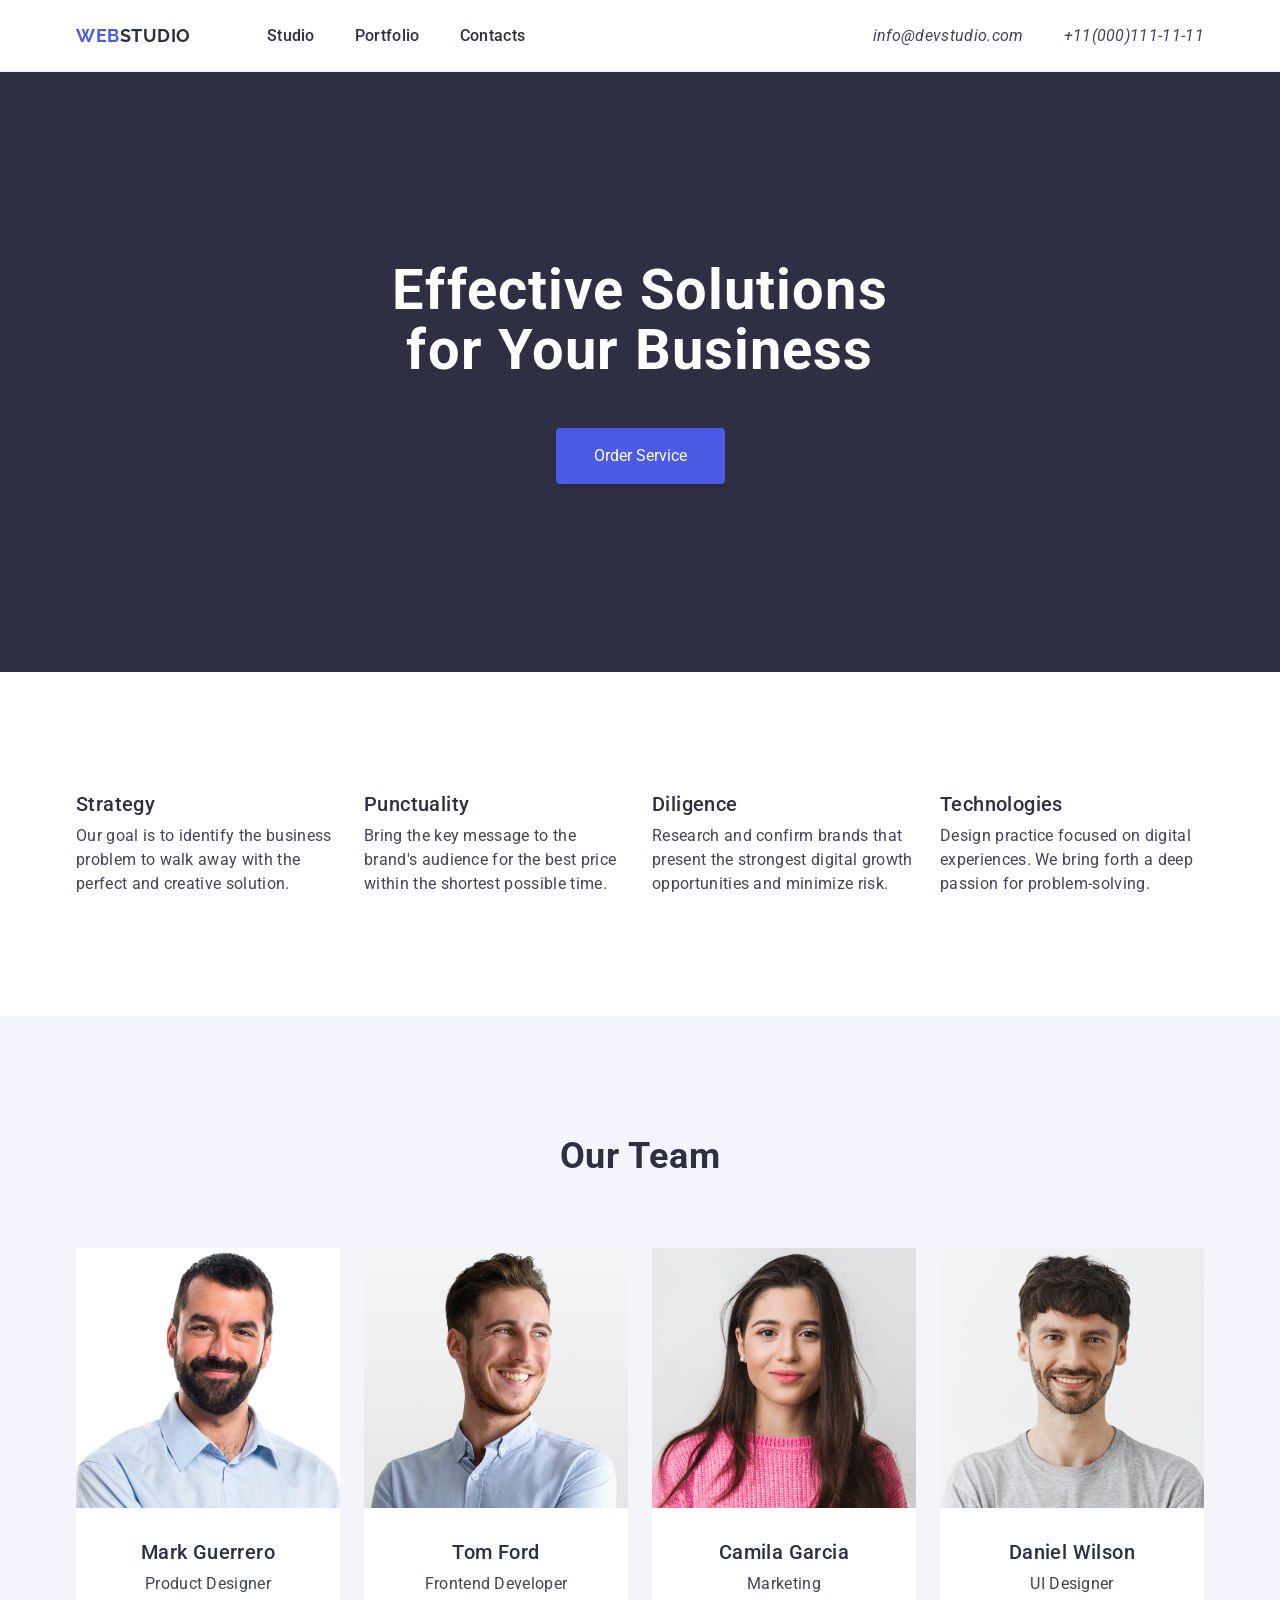
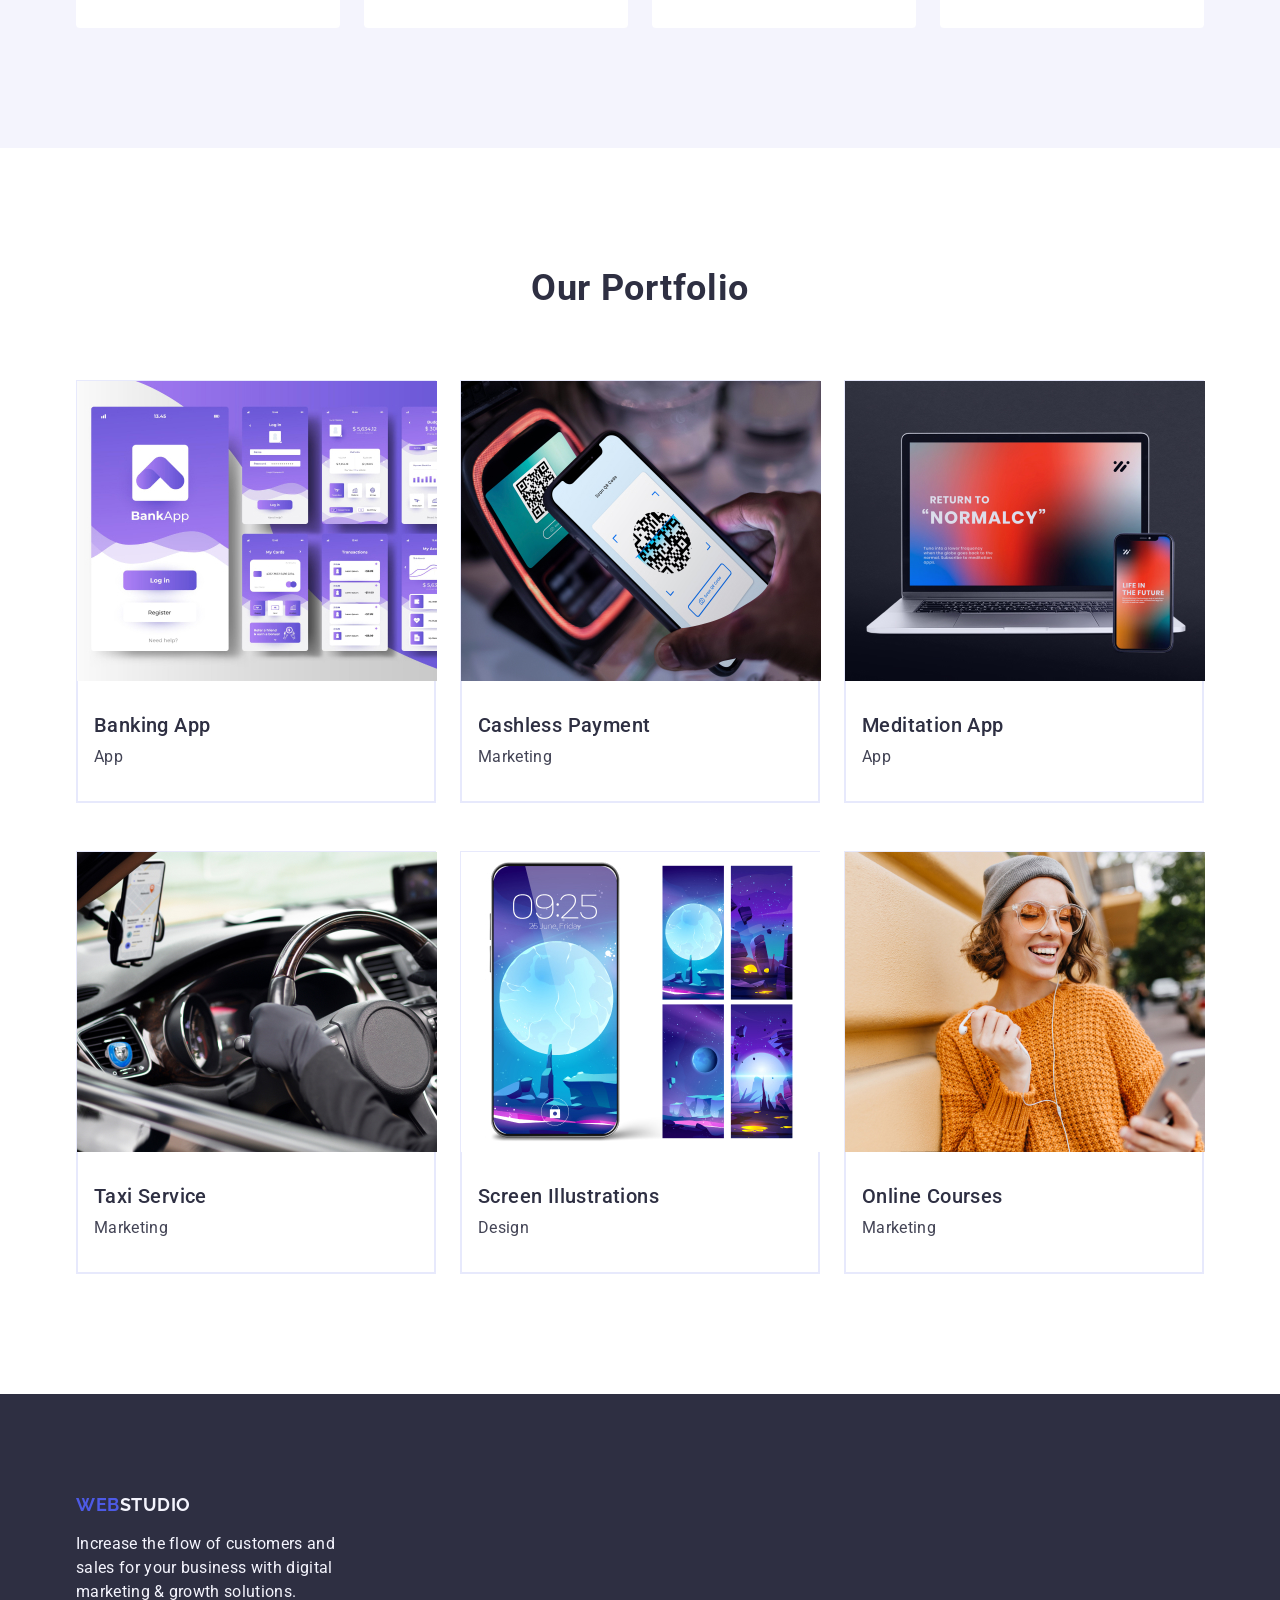
<file: index.html>
<!DOCTYPE html>
<html lang="en">
  <head>
    <link
      rel="stylesheet"
      href="https://cdn.jsdelivr.net/npm/modern-normalize@2.0.0/modern-normalize.min.css"
    />
    <link rel="stylesheet" href="css/styles.css" />
    <link rel="preconnect" href="https://fonts.googleapis.com" />
    <link rel="preconnect" href="https://fonts.gstatic.com" crossorigin />
    <link
      href="https://fonts.googleapis.com/css2?family=Raleway:wght@800&family=Roboto:wght@400;500;700;900&display=swap"
      rel="stylesheet"
    />
    <title>home-task-3</title>
    <!-- Службова інформація -->
  </head>
  <!--PAGE HEADER-->
  <body class="page-body">
    <header class="page-header">
      <div class="container page-header-container">
        <nav class="page-navigation">
          <a class="logo link" href="" target="_blank"
            ><span class="logo-highlight">web</span>studio</a
          >
          <ul class="menu">
            <li class="menu-item">
              <a class="menu-link link" href="" target="_blank">Studio</a>
            </li>
            <li class="menu-item">
              <a class="menu-link link" href="" target="_blank">Portfolio</a>
            </li>
            <li class="menu-item">
              <a class="menu-link link" href="" target="_blank">Contacts</a>
            </li>
          </ul>
        </nav>
        <address class="contacts">
          <ul class="contacts-menu list">
            <li class="list-item">
              <a class="contacts-link link" href="mailto:info@devstudio.com"
                >info@devstudio.com</a
              >
            </li>
            <li class="list-item">
              <a class="contacts-link link" href="tel:+11(000)111-11-11"
                >+11(000)111-11-11</a
              >
            </li>
          </ul>
        </address>
      </div>
    </header>
    <main class="main-info">
      <!--SECTION HERO-->
      <section class="section hero-section">
        <div class="container">
          <h1 class="title-hero">Effective Solutions for Your Business</h1>
          <button class="button" type="button">Order Service</button>
        </div>
      </section>
      <!--OUR SOLUTIONS SECTION-->
      <section class="section solution-section">
        <div class="container">
          <h2 class="visually-hidden">What we could provide</h2>
          <ul class="solution-menu">
            <li class="solution-link">
              <h3 class="title-solution">Strategy</h3>
              <p>
                Our goal is to identify the business problem to walk away with
                the perfect and creative solution.
              </p>
            </li>
            <li class="solution-link">
              <h3 class="title-solution">Punctuality</h3>
              <p>
                Bring the key message to the brand's audience for the best price
                within the shortest possible time.
              </p>
            </li>
            <li class="solution-link">
              <h3 class="title-solution">Diligence</h3>
              <p>
                Research and confirm brands that present the strongest digital
                growth opportunities and minimize risk.
              </p>
            </li>
            <li class="solution-link">
              <h3 class="title-solution">Technologies</h3>
              <p>
                Design practice focused on digital experiences. We bring forth a
                deep passion for problem-solving.
              </p>
            </li>
          </ul>
        </div>
      </section>
      <!--OUR TEAM SECTION-->
      <section class="section comand">
        <div class="container">
          <h2 class="title-comand">Our Team</h2>
          <ul class="menu-comand list">
            <li class="comand-link">
              <img
                src="images/team/mark.jpg"
                alt="man"
                width="264"
                height="260"
              />
              <div class="employee-info">
                <h3 class="title-employee">Mark Guerrero</h3>
                <p class="employee-text">Product Designer</p>
              </div>
            </li>
            <li class="comand-link">
              <img
                src="images/team/tom.jpg"
                alt="man"
                width="264"
                height="260"
              />
              <div class="employee-info">
                <h3 class="title-employee">Tom Ford</h3>
                <p class="employee-text">Frontend Developer</p>
              </div>
            </li>
            <li class="comand-link">
              <img
                src="images/team/camila.jpg"
                alt="woman"
                width="264"
                height="260"
              />
              <div class="employee-info">
                <h3 class="title-employee">Camila Garcia</h3>
                <p class="employee-text">Marketing</p>
              </div>
            </li>
            <li class="comand-link">
              <img
                src="images/team/daniel.jpg"
                alt="man"
                width="264"
                height="260"
              />
              <div class="employee-info">
                <h3 class="title-employee">Daniel Wilson</h3>
                <p class="employee-text">UI Designer</p>
              </div>
            </li>
          </ul>
        </div>
      </section>
      <!--PORTFOLIO SECTION-->
      <section class="section portfolio-section">
        <div class="container">
          <h2 class="title-comand">Our Portfolio</h2>
          <ul class="menu-portfolio list">
            <li class="portfolio-link">
              <img
                src="images/portfolio/login.jpg"
                alt="banking.screen"
                width="360"
                height="300"
              />
              <div class="portfolio-info">
                <h3 class="title-portfolio">Banking App</h3>
                <p>App</p>
              </div>
            </li>
            <li class="portfolio-link">
              <img
                src="images/portfolio/payment.jpg"
                alt="phone"
                width="360"
                height="300"
              />
              <div class="portfolio-info">
                <h3 class="title-portfolio">Cashless Payment</h3>
                <p>Marketing</p>
              </div>
            </li>
            <li class="portfolio-link">
              <img
                src="images/portfolio/meditation.jpg"
                alt="notebook.screen"
                width="360"
                height="300"
              />
              <div class="portfolio-info">
                <h3 class="title-portfolio">Meditation App</h3>
                <p>App</p>
              </div>
            </li>
            <li class="portfolio-link">
              <img
                src="images/portfolio/taxi.jpg"
                alt="car"
                width="360"
                height="300"
              />
              <div class="portfolio-info">
                <h3 class="title-portfolio">Taxi Service</h3>
                <p>Marketing</p>
              </div>
            </li>
            <li class="portfolio-link">
              <img
                src="images/portfolio/screen.jpg"
                alt="space"
                width="360"
                height="300"
              />
              <div class="portfolio-info">
                <h3 class="title-portfolio">Screen Illustrations</h3>
                <p>Design</p>
              </div>
            </li>
            <li class="portfolio-link">
              <img
                src="images/portfolio/online.jpg"
                alt="girl"
                width="360"
                height="300"
              />
              <div class="portfolio-info">
                <h3 class="title-portfolio">Online Courses</h3>
                <p>Marketing</p>
              </div>
            </li>
          </ul>
        </div>
      </section>
    </main>
    <!--PAGE FOOTER-->
    <footer class="page-footer">
      <div class="container">
        <a class="logo link footer-link" href="" target="_blank"
          ><span class="logo-highlight">web</span>studio</a
        >
        <p class="footer-text">
          Increase the flow of customers and sales for your business with
          digital marketing & growth solutions.
        </p>
      </div>
    </footer>
    <!-- Вміст -->
  </body>
</html>
</file>
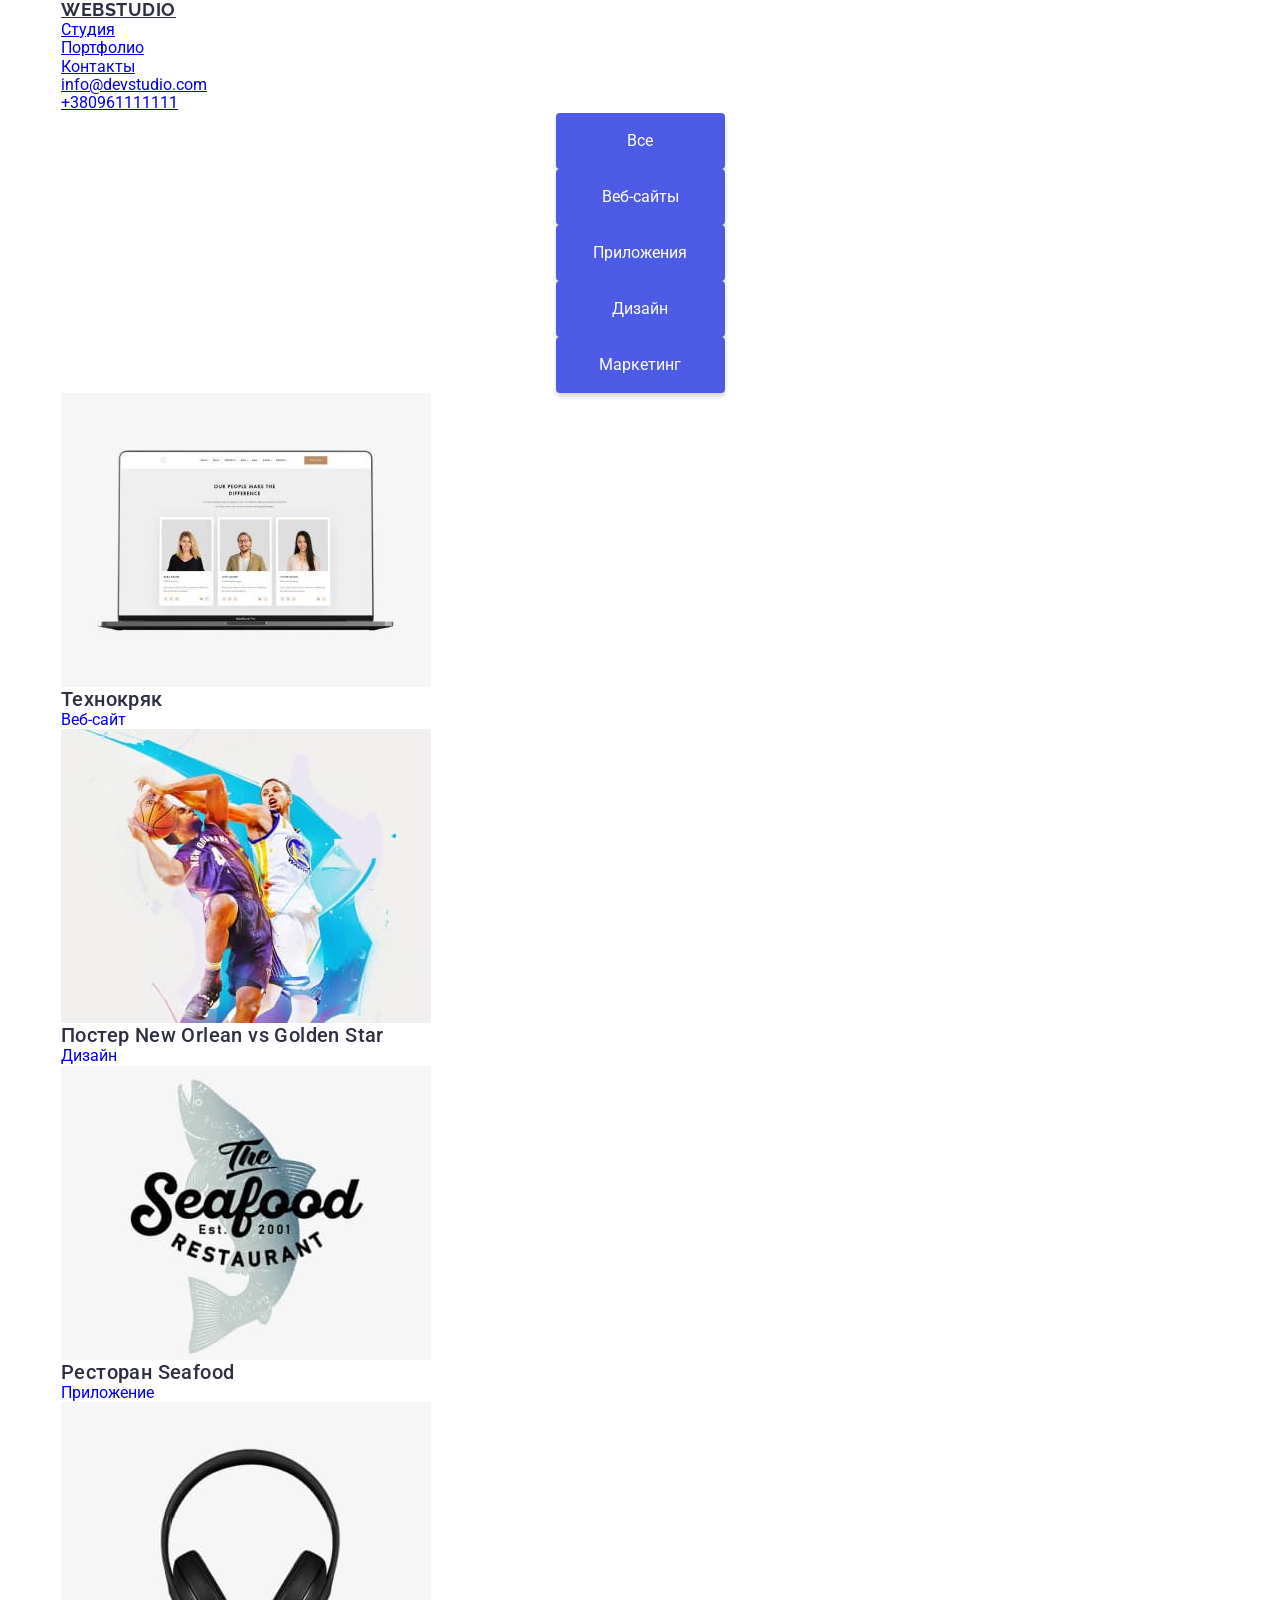
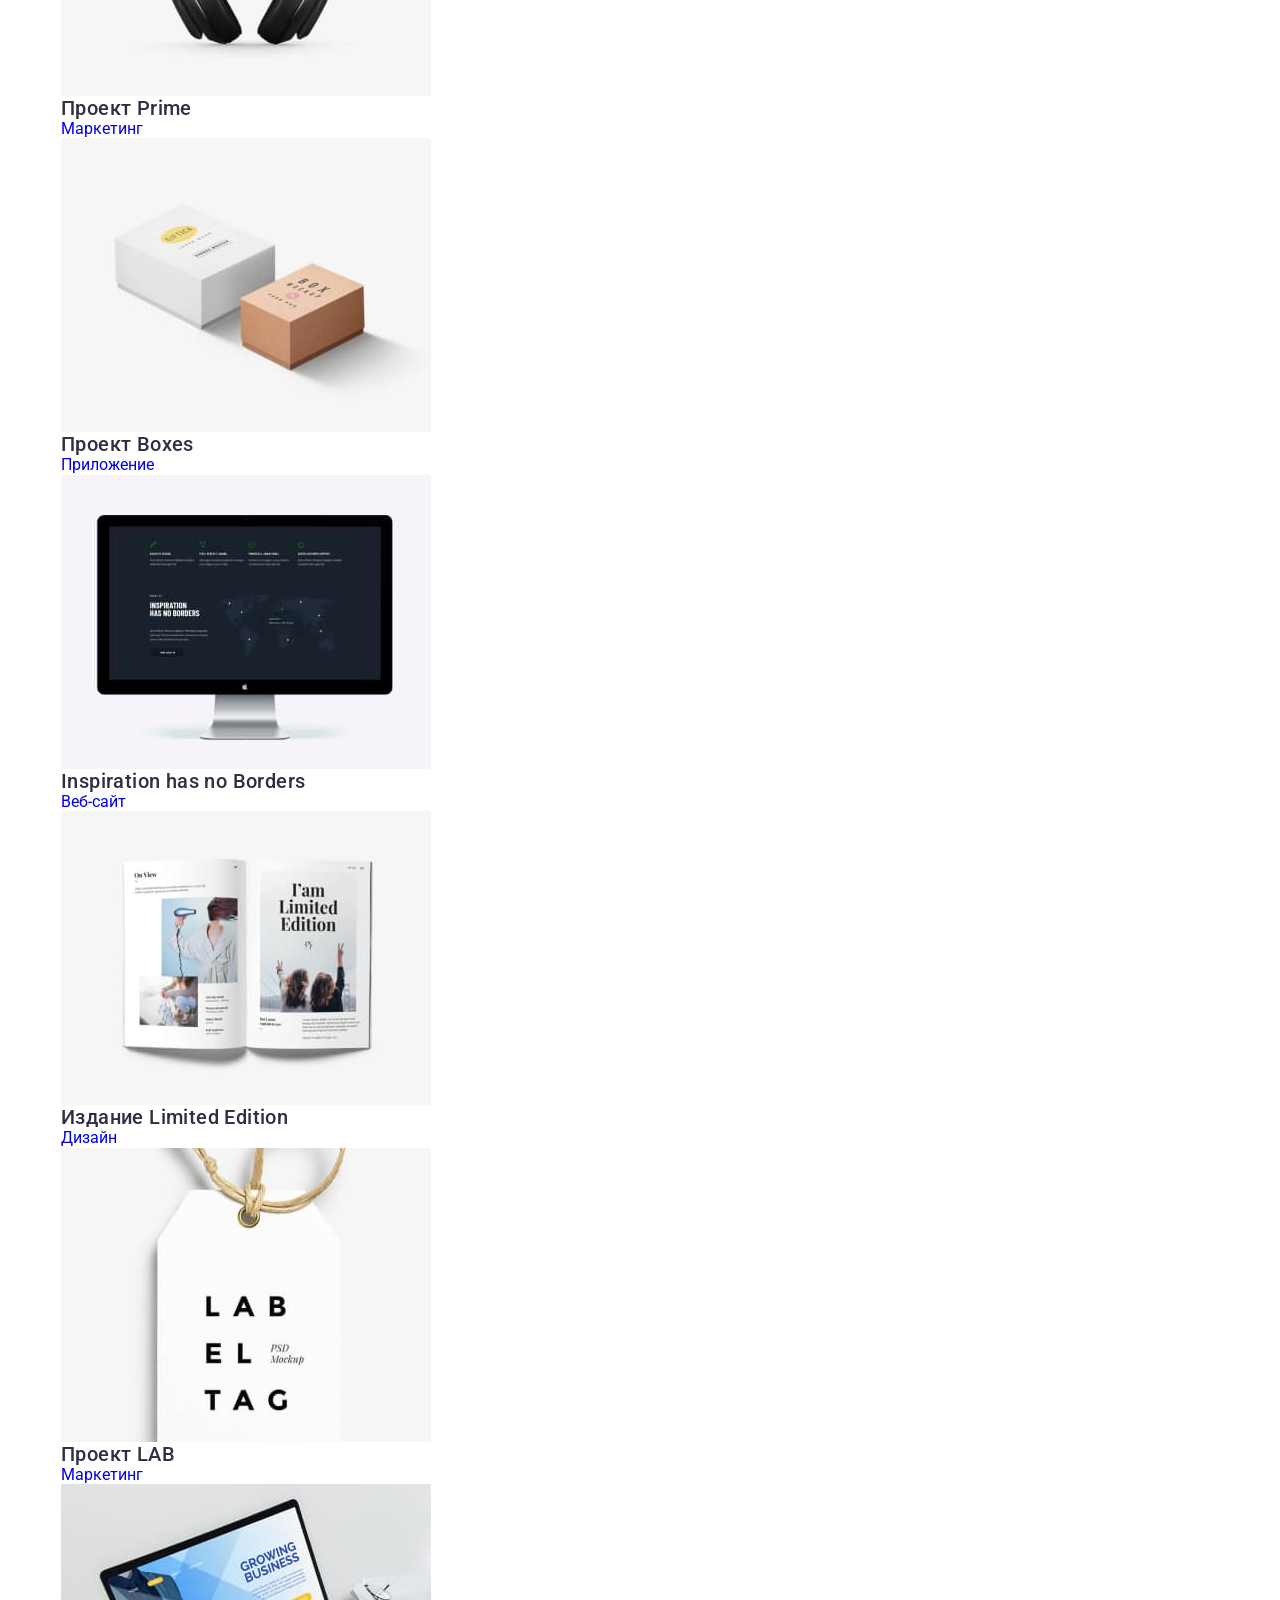
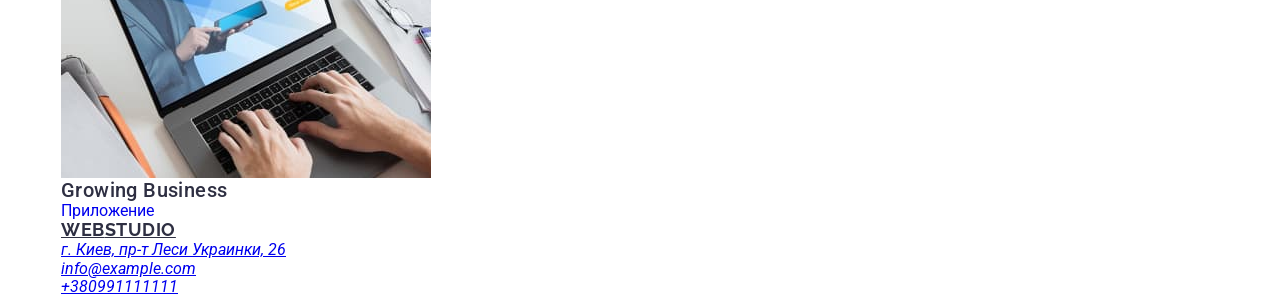
<file: portfolio.html>
<!DOCTYPE html>
<html lang="en">
  <head>
    <meta charset="UTF-8" />
    <meta http-equiv="X-UA-Compatible" content="IE=edge" />
    <meta name="viewport" content="width=device-width, initial-scale=1.0" />
    <link rel="preconnect" href="https://fonts.googleapis.com" />
    <link rel="preconnect" href="https://fonts.gstatic.com" crossorigin />
    <link
      href="https://fonts.googleapis.com/css2?family=Raleway:wght@700&family=Roboto:wght@400;500;700;900&display=swap"
      rel="stylesheet"
    />
    <link rel="stylesheet" type="text/css" href="./css/normalize.css" />
    <link href="./css/styles.css" type="text/css" rel="stylesheet" />
    <title>Document</title>
  </head>
  <body>
    <header>
      <div class="container flex">
        <div>
          <a class="logo" href="#">Web<span class="logo-text">Studio</span></a>
          <nav class="inline-block header-nav">
            <ul class="list list-inline header-navigation">
              <li>
                <a class="nav-link" href="index.html">Студия</a>
              </li>
              <li>
                <a class="nav-link" href="portfolio.html">Портфолио</a>
              </li>
              <li>
                <a class="nav-link" href="#">Контакты</a>
              </li>
            </ul>
          </nav>
        </div>
        <ul class="list list-inline header-navigation">
          <li>
            <a class="list-adress" href="mailto:info@devstudio.com"
              >info@devstudio.com</a
            >
          </li>
          <li>
            <a class="list-adress" href="tel:+380961111111">+380961111111</a>
          </li>
        </ul>
      </div>
    </header>
    <main>
      <div class="container">
      <ul class="buttons list-inline filters">
        <li>
          <button class="button-filter" type="button">Все</button>
        </li>
        <li>
          <button class="button-filter" type="button">Веб-сайты</button>
        </li>
        <li>
          <button class="button-filter" type="button">Приложения</button>
        </li>
        <li>
          <button class="button-filter" type="button">Дизайн</button>
        </li>
        <li>
          <button class="button-filter" type="button">Маркетинг</button>
        </li>
      </ul>
      <ul class="portfolio-list flex">
        <li>
          <a href="#" class="link">
            <img
              src="./images/imgmacbook.jpg"
              alt="macbook"
              width="370"
              height="294"
            />
            <h3 class="links-title">Технокряк</h3>
            <p class="links-text">Веб-сайт</p>
          </a>
        </li>
        <li>
          <a href="#" class="link">
            <img src="./images/imgmen.jpg" alt="men" width="370" height="294" />
            <h3 class="links-title">Постер New Orlean vs Golden Star</h3>
            <p class="links-text">Дизайн</p>
          </a>
        </li>
        <li>
          <a href="#" class="link">
            <img
              src="./images/imglogo.jpg"
              alt="logo"
              width="370"
              height="294"
            />
            <h3 class="links-title">Ресторан Seafood</h3>
            <p class="links-text">Приложение</p>
          </a>
        </li>
        <li>
          <a href="#" class="link">
            <img
              src="./images/imgheadphones.jpg"
              alt="headphones"
              width="370"
              height="294"
            />
            <h3 class="links-title">Проект Prime</h3>
            <p class="links-text">Маркетинг</p>
          </a>
        </li>
        <li>
          <a href="# " class="link">
            <img
              src="./images/imgboxes.jpg"
              alt="boxes"
              width="370"
              height="294"
            />
            <h3 class="links-title">Проект Boxes</h3>
            <p class="links-text">Приложение</p>
          </a>
        </li>
        <li>
          <a href="#" class="link">
            <img
              src="./images/imgscreen.jpg"
              alt="screen"
              width="370"
              height="294"
            />
            <h3 class="links-title">Inspiration has no Borders</h3>
            <p class="links-text">Веб-сайт</p>
          </a>
        </li>
        <li>
          <a href="#" class="link">
            <img
              src="./images/imgmagazine.jpg"
              alt="magazine"
              width="370"
              height="294"
            />
            <h3 class="links-title">Издание Limited Edition</h3>
            <p class="links-text">Дизайн</p>
          </a>
        </li>
        <li>
          <a href="#" class="link">
            <img
              src="./images/imglabel.jpg"
              alt="label"
              width="370"
              height="294"
            />
            <h3 class="links-title">Проект LAB</h3>
            <p class="links-text">Маркетинг</p>
          </a>
        </li>
        <li>
          <a href="#" class="link">
            <img
              src="./images/imgmacscreen.jpg"
              alt="screen"
              width="370"
              height="294"
            />
            <h3 class="links-title">Growing Business</h3>
            <p class="links-text">Приложение</p>
          </a>
        </li>
      </ul>
      </div>
    </main>
   <footer class="footer">
      <div class="container">
        <a class="logo logo-footer" href="#">Web<span class="logo-white">Studio</span></a>
        <address>
          <ul class="list">
            <li>
              <a
                class="list-street"
                href="https://goo.gl/maps/xvdYMsPoaaACo8cn6"
                >г. Киев, пр-т Леси Украинки, 26</a
              >
            </li>
            <li>
              <a class="list-adress" href="mailto:info@example.com"
                >info@example.com</a
              >
            </li>
            <li>
              <a class="list-adress" href="tel:+380991111111">+380991111111</a>
            </li>
          </ul>
        </address>
      </div>
    </footer>
  </div>
  </body>
</html>
</file>
<file: css/styles.css>
.list {
  list-style-type: none;
}

.link {
  text-decoration: none;
}

h1,
h2,
h3,
h4,
h5,
h6,
p {
  margin-top: 0;
  margin-bottom: 0;
}

ul,
ol {
  margin-top: 0;
  margin-bottom: 0;
  padding-left: 0;
  list-style-type: none;
}

img {
  display: block;
}

h3 {
  font-size: 20px;
  font-weight: 500;
  line-height: 24px; /* 120% */
  letter-spacing: 0.4px;
  color: #2e2f42;
}

button {
  cursor: pointer;
  color: #ffffff;
  background-color: #4d5ae5;
  display: block;
  min-width: 169px;
  height: 56px;
  padding: 16px 32px;
  border: none;
  margin: auto;
  align-items: flex-start;
  gap: 10px;
  border-radius: 4px;
  box-shadow: 0px 4px 4px 0px rgba(0, 0, 0, 0.15);
}

.page-header {
  background-color: #ffffff;
  display: flex;
  height: 72px;
  border-bottom: 1px solid #e7e9fc;
}

body {
  font-family: "Roboto", sans-serif;
}

.container {
  width: 1158px;
  margin-left: auto;
  margin-right: auto;
  padding-left: 15px;
  padding-right: 15px;
}

.page-header {
  padding-top: 24px;
  padding-bottom: 24px;
}
.page-header-container {
  display: flex;
}

.page-navigation {
  display: flex;
  align-items: center;
}

.menu {
  display: flex;
  list-style-type: none;
  gap: 40px;
}

.list-item {
  margin-right: 40px;
}

.list-item:last-child {
  margin-right: 0;
}

.contacts-menu {
  display: flex;
}

.logo {
  color: #2e2f42;
  font-family: "Raleway", sans-serif;
  font-size: 18px;
  font-weight: 700;
  line-height: 1.16;
  letter-spacing: 0.03em;
  text-transform: uppercase;
  margin-right: 76px;
}

.logo-highlight {
  font-family: "Raleway", sans-serif;
  font-size: 18px;
  font-weight: 700;
  line-height: 21px;
  letter-spacing: 0.03em;
  text-align: left;
  color: #4d5ae5;
}

.menu-link {
  color: #2e2f42;
  font-size: 16px;
  font-weight: 500;
  line-height: 1.5;
  letter-spacing: 0.32px;
  padding: 24px 0;
}

.menu-link:hover,
.menu-link:focus {
  color: #404bbf;
}

.contacts {
  display: flex;
  margin-left: auto;
}

.list-item {
  margin-right: 40px;
}

.contacts-link {
  color: #434455;
  font-size: 16px;
  line-height: 24px;
  letter-spacing: 0.32px;
  text-align: left;
}

.contacts-link:hover,
.contacts-link:focus {
  color: #404bbf;
}

.hero-section {
  background-color: #2e2f42;
  height: 600px;
  text-align: center;
  padding: 188px 0 188px;
}

.hero-section h1 {
  color: #ffffff;
  font-size: 56px;
  font-weight: 700;
  line-height: 60px; /* 107.143% */
  letter-spacing: 1.12px;
  width: 496px;
  margin-left: auto;
  margin-right: auto;
  margin-bottom: 48px;
}

.solution-menu {
  display: flex;
  list-style-type: none;
}

.solution-link {
  flex-direction: column;
  align-items: stretch;
  margin-right: 24px;
  width: calc((100% - 72px) / 4);
}
.solution-link:first-child {
  width: calc((100% - 72px) / 4);
}

.solution-link:last-child {
  margin-right: 0;
}

.solution-section {
  background-color: #fff;
  padding: 120px 0;
}

.solution-menu p {
  color: #434455;
  font-size: 16px;
  line-height: 24px; /* 150% */
  letter-spacing: 0.32px;
}

.visually-hidden {
  position: absolute;
  width: 1px;
  height: 1px;
  margin: -1px;
  border: 0;
  padding: 0;

  white-space: nowrap;
  clip-path: inset(100%);
  clip: rect(0 0 0 0);
  overflow: hidden;
}

.title-solution {
  margin-bottom: 8px;
}

.title-hero {
  max-width: 496px;
}

.title-comand {
  color: #2e2f42;
  font-size: 36px;
  font-weight: 700;
  line-height: 40px; /* 111.111% */
  letter-spacing: 0.72px;
  text-transform: capitalize;
  text-align: center;
  margin-bottom: 72px;
}

.title-portfolio {
  margin-bottom: 8px;
}

.comand {
  background-color: #f4f4fd;
  padding-top: 120px;
  padding-bottom: 120px;
}

.menu-comand {
  display: flex;
  gap: 24px;
}

.comand-link {
  border-radius: 0px 0px 4px 4px;
  background: #fff;
  width: calc((100% - 3 * 24px) / 4);
}

.menu-comand p {
  color: #434455;
  font-size: 16px;
  line-height: 24px; /* 150% */
  letter-spacing: 0.32px;
}

.employee-info {
  padding: 32px 0;
}

.title-employee {
  text-align: center;
  margin-bottom: 8px;
}

.portfolio-section {
  background-color: #fff;
  padding-top: 120px;
  padding-bottom: 120px;
}

.portfolio-info {
  padding: 32px 16px;
  border: 1px solid #e7e9fc;
  border-top: none;
}

.employee-text {
  text-align: center;
}

.menu-portfolio {
  display: flex;
  flex-wrap: wrap;
  column-gap: 24px;
  row-gap: 48px;
}

.portfolio-link {
  width: calc((100% - 2 * 24px) / 3);
  border: 1px solid #e7e9fc;
}

.menu-portfolio p {
  color: #434455;
  font-size: 16px;
  line-height: 24px; /* 150% */
  letter-spacing: 0.32px;
}

.page-footer {
  background-color: #2e2f42;
  padding-top: 100px;
  padding-bottom: 100px;
}

.footer-link {
  color: #f4f4fd;
  margin-bottom: 16px;
}

.footer-text {
  color: #f4f4fd;
  width: 264px;
  font-size: 16px;
  line-height: 24px; /* 150% */
  letter-spacing: 0.32px;
}

.link,
.logo-highlight {
  display: inline-block;
}
</file>
